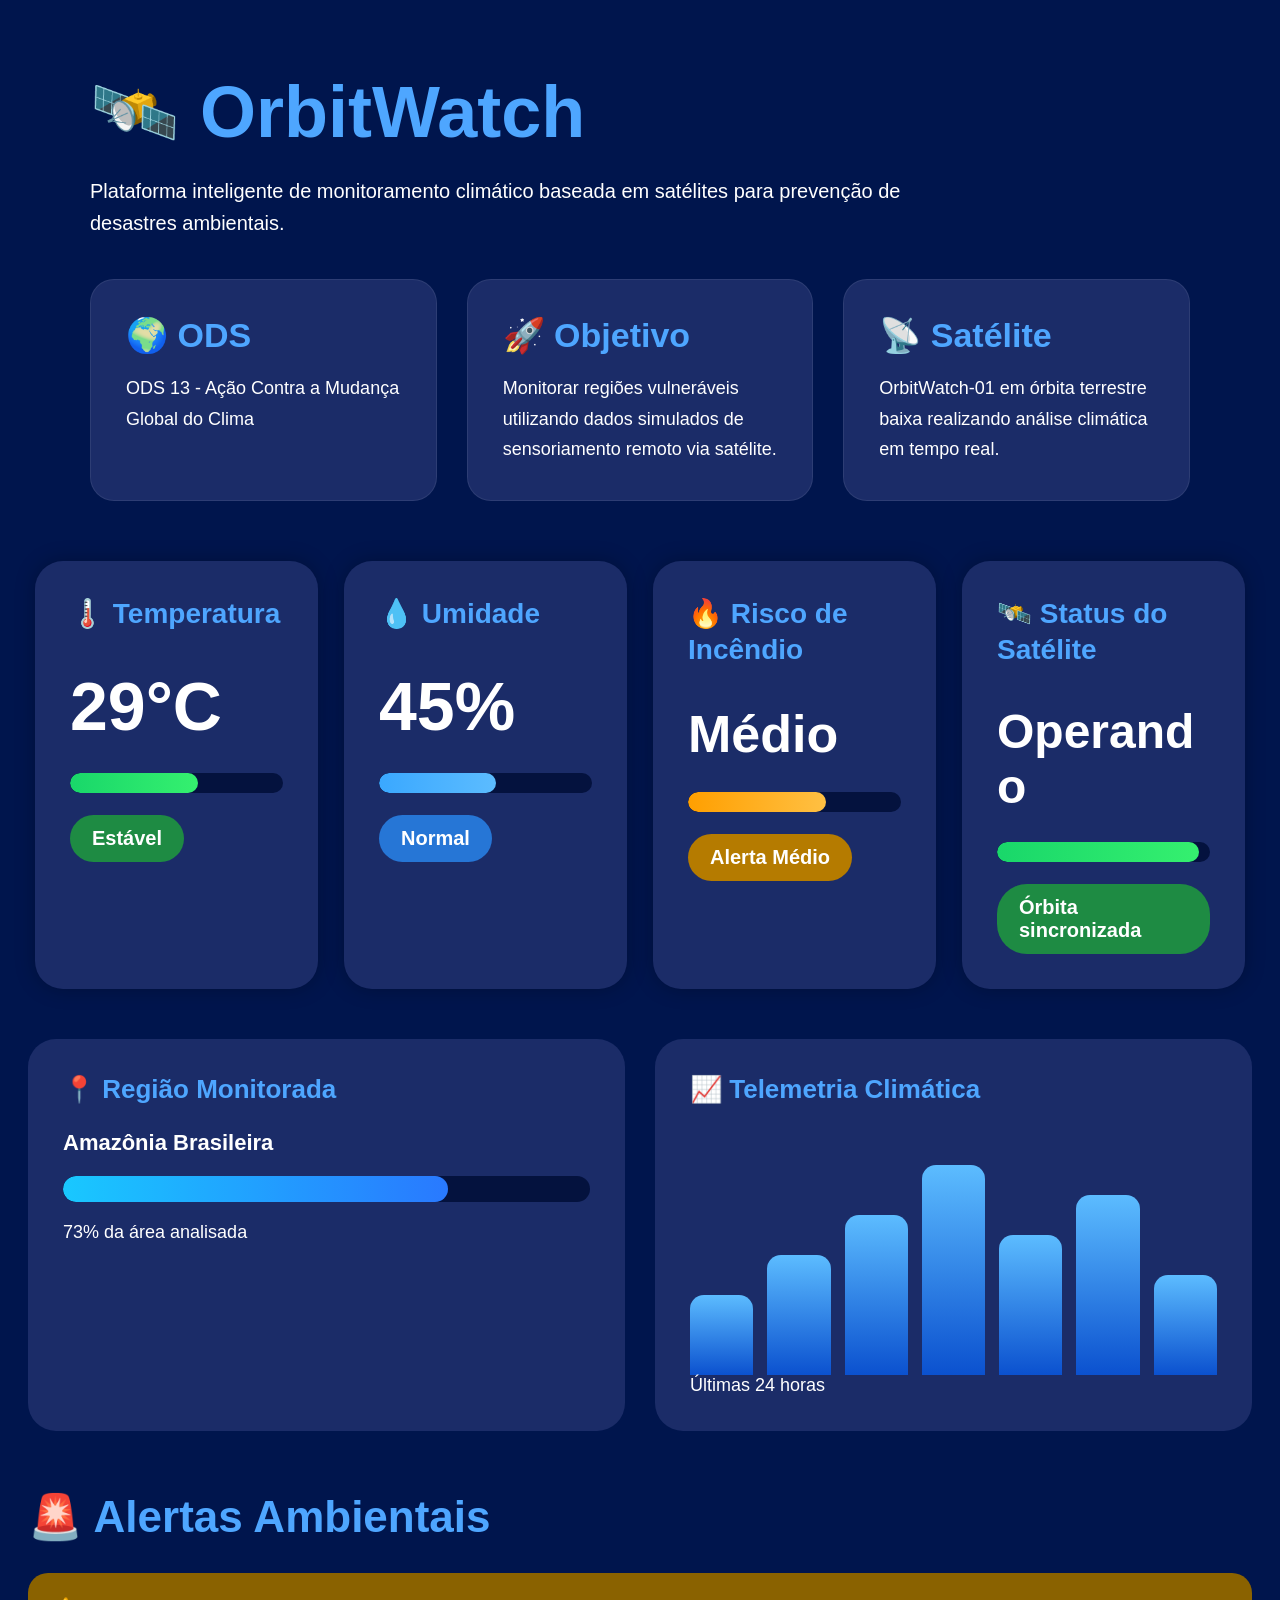
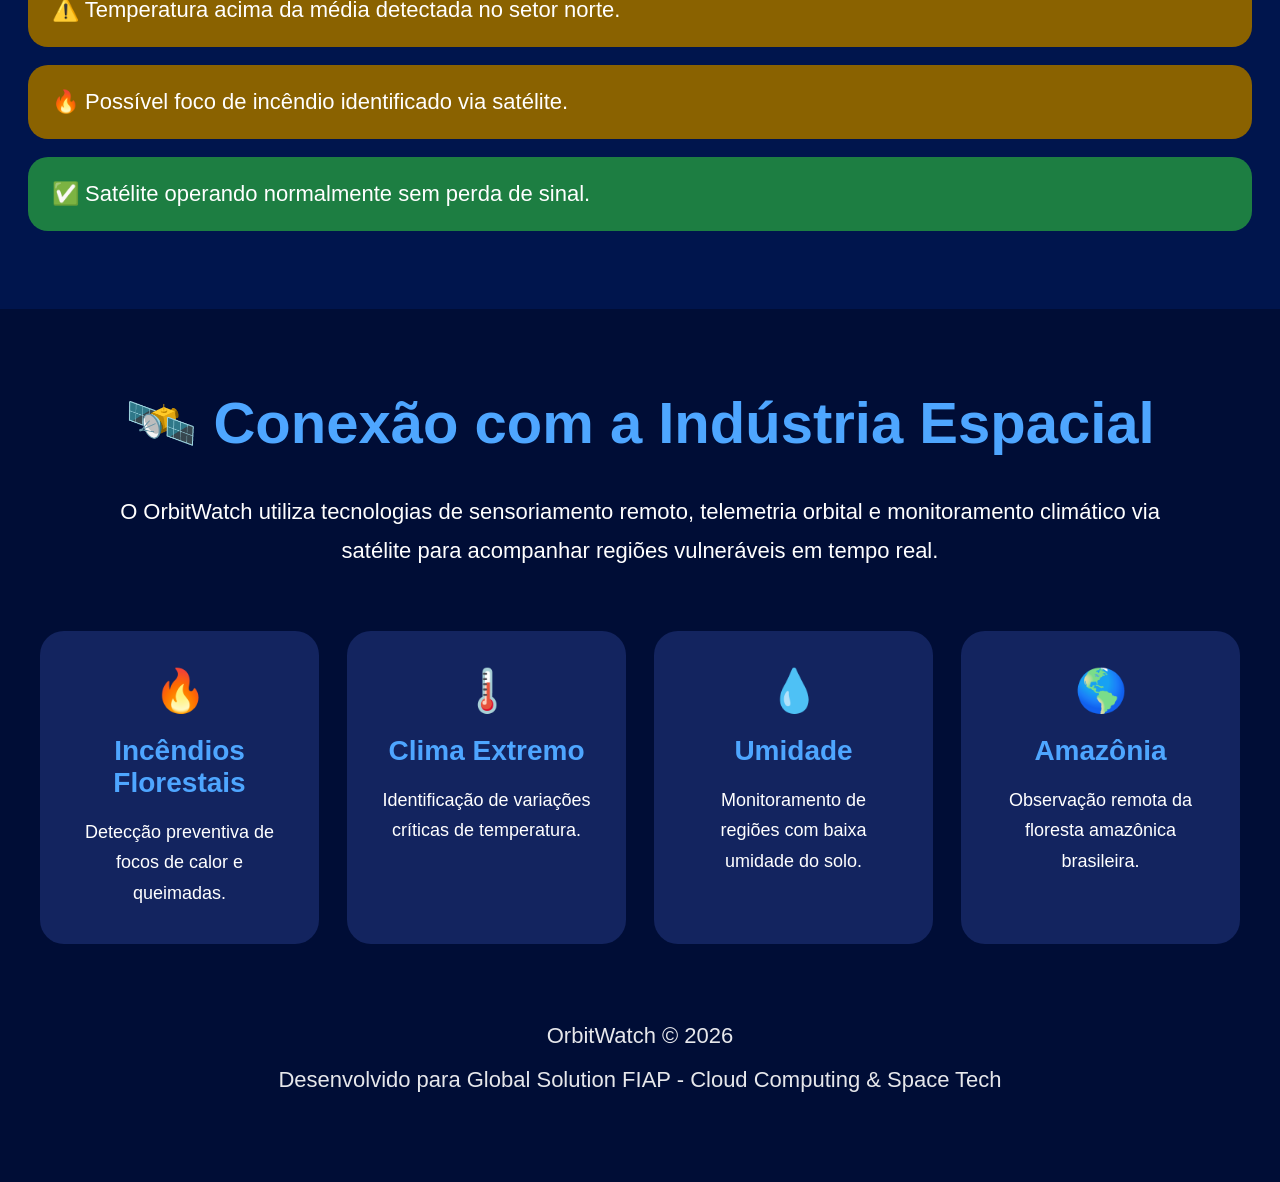
<file: index.html>
<!DOCTYPE html>
<html lang="pt-BR">
<head>
  <meta charset="UTF-8" />
  <meta name="viewport" content="width=device-width, initial-scale=1.0"/>
  <title>OrbitWatch</title>
  <link rel="stylesheet" href="style.css">
</head>

<body>

  <div class="container">

    <header class="hero">
      <h1>🛰️ OrbitWatch</h1>
      <p>
        Plataforma inteligente de monitoramento climático baseada em satélites
        para prevenção de desastres ambientais.
      </p>
    </header>

    <section class="info-grid">

      <div class="info-card">
        <h3>🌍 ODS</h3>
        <p>
          ODS 13 - Ação Contra a Mudança Global do Clima
        </p>
      </div>

      <div class="info-card">
        <h3>🚀 Objetivo</h3>
        <p>
          Monitorar regiões vulneráveis utilizando dados simulados de
          sensoriamento remoto via satélite.
        </p>
      </div>

      <div class="info-card">
        <h3>📡 Satélite</h3>
        <p>
          OrbitWatch-01 em órbita terrestre baixa realizando análise climática em tempo real.
        </p>
      </div>

    </section>

    <section class="dashboard-grid">

      <div class="dashboard-card">
        <h2>🌡️ Temperatura</h2>
        <div class="value" id="temp">29°C</div>

        <div class="progress">
          <div class="progress-fill green" style="width: 60%;"></div>
        </div>

        <span class="status green-status">Estável</span>
      </div>

      <div class="dashboard-card">
        <h2>💧 Umidade</h2>
        <div class="value" id="humidity">45%</div>

        <div class="progress">
          <div class="progress-fill blue" style="width: 55%;"></div>
        </div>

        <span class="status blue-status">Normal</span>
      </div>

      <div class="dashboard-card">
        <h2>🔥 Risco de Incêndio</h2>
        <div class="value risk-text" id="risk">Médio</div>

        <div class="progress">
          <div class="progress-fill orange" style="width: 65%;"></div>
        </div>

        <span class="status orange-status">Alerta Médio</span>
      </div>

      <div class="dashboard-card">
        <h2>🛰️ Status do Satélite</h2>
        <div class="value satellite-text">Operando</div>

        <div class="progress">
          <div class="progress-fill green" style="width: 95%;"></div>
        </div>

        <span class="status green-status">Órbita sincronizada</span>
      </div>

    </section>

    <section class="bottom-grid">

      <div class="bottom-card">
        <h2>📍 Região Monitorada</h2>

        <h3>Amazônia Brasileira</h3>

        <div class="progress big-progress">
          <div class="progress-fill cyan" style="width: 73%;"></div>
        </div>

        <p class="small-text">73% da área analisada</p>
      </div>

      <div class="bottom-card">
        <h2>📈 Telemetria Climática</h2>

        <div class="chart">

          <div class="bar" style="height: 80px;"></div>
          <div class="bar" style="height: 120px;"></div>
          <div class="bar" style="height: 160px;"></div>
          <div class="bar" style="height: 210px;"></div>
          <div class="bar" style="height: 140px;"></div>
          <div class="bar" style="height: 180px;"></div>
          <div class="bar" style="height: 100px;"></div>

        </div>

        <p class="small-text">Últimas 24 horas</p>
      </div>

    </section>

    <section class="alerts">

      <h2>🚨 Alertas Ambientais</h2>

      <div class="alert-box">
        ⚠️ Temperatura acima da média detectada no setor norte.
      </div>

      <div class="alert-box">
        🔥 Possível foco de incêndio identificado via satélite.
      </div>

      <div class="alert-box success">
        ✅ Satélite operando normalmente sem perda de sinal.
      </div>

    </section>

    <section class="space-section">

      <h2>🛰️ Conexão com a Indústria Espacial</h2>

      <p class="space-description">
        O OrbitWatch utiliza tecnologias de sensoriamento remoto,
        telemetria orbital e monitoramento climático via satélite
        para acompanhar regiões vulneráveis em tempo real.
      </p>

      <div class="space-grid">

        <div class="space-card">
          <div class="icon">🔥</div>
          <h3>Incêndios Florestais</h3>
          <p>Detecção preventiva de focos de calor e queimadas.</p>
        </div>

        <div class="space-card">
          <div class="icon">🌡️</div>
          <h3>Clima Extremo</h3>
          <p>Identificação de variações críticas de temperatura.</p>
        </div>

        <div class="space-card">
          <div class="icon">💧</div>
          <h3>Umidade</h3>
          <p>Monitoramento de regiões com baixa umidade do solo.</p>
        </div>

        <div class="space-card">
          <div class="icon">🌎</div>
          <h3>Amazônia</h3>
          <p>Observação remota da floresta amazônica brasileira.</p>
        </div>

      </div>

      <footer class="footer">
        OrbitWatch © 2026 <br>
        Desenvolvido para Global Solution FIAP - Cloud Computing & Space Tech
      </footer>

    </section>

  </div>

  <script src="script.js"></script>

</body>
</html>
</file>
<file: style.css>
*{
  margin:0;
  padding:0;
  box-sizing:border-box;
  font-family:Arial, Helvetica, sans-serif;
}

body{
  background:#00154d;
  color:white;
}

.container{
  width:100%;
}

.hero{
  padding:70px 90px 40px;
}

.hero h1{
  font-size:72px;
  color:#4ea6ff;
  margin-bottom:20px;
}

.hero p{
  font-size:20px;
  max-width:900px;
  line-height:1.6;
}

.info-grid{
  display:grid;
  grid-template-columns:repeat(auto-fit,minmax(280px,1fr));
  gap:30px;
  padding:0 90px 50px;
}

.info-card{
  background:#1b2c68;
  padding:35px;
  border-radius:24px;
  border:1px solid rgba(255,255,255,0.08);
}

.info-card h3{
  color:#4ea6ff;
  margin-bottom:18px;
  font-size:34px;
}

.info-card p{
  font-size:18px;
  line-height:1.7;
}

.dashboard-grid{
  display:grid;
  grid-template-columns:repeat(auto-fit,minmax(260px,1fr));
  gap:26px;
  padding:10px 35px 50px;
}

.dashboard-card{
  background:#1b2c68;
  border-radius:28px;
  padding:35px;
  min-height:320px;
  box-shadow:0 0 20px rgba(0,0,0,0.25);
}

.dashboard-card h2{
  color:#4ea6ff;
  font-size:28px;
  margin-bottom:35px;
  line-height:1.3;
}

.value{
  font-size:68px;
  font-weight:bold;
  margin-bottom:28px;
  word-break:break-word;
}

.risk-text{
  font-size:52px;
}

.satellite-text{
  font-size:48px;
}

.progress{
  width:100%;
  height:20px;
  background:#04123e;
  border-radius:30px;
  overflow:hidden;
  margin-bottom:22px;
}

.progress-fill{
  height:100%;
  border-radius:30px;
}

.green{
  background:linear-gradient(90deg,#19d76a,#35f06f);
}

.blue{
  background:linear-gradient(90deg,#3aa8ff,#5cbcff);
}

.orange{
  background:linear-gradient(90deg,#ff9f00,#ffc043);
}

.cyan{
  background:linear-gradient(90deg,#19c8ff,#2979ff);
}

.status{
  display:inline-block;
  padding:12px 22px;
  border-radius:30px;
  font-size:20px;
  font-weight:bold;
}

.green-status{
  background:#1e8b43;
}

.blue-status{
  background:#2676d6;
}

.orange-status{
  background:#b57b00;
}

.bottom-grid{
  display:grid;
  grid-template-columns:1fr 1fr;
  gap:30px;
  padding:0 28px 50px;
}

.bottom-card{
  background:#1b2c68;
  border-radius:28px;
  padding:35px;
}

.bottom-card h2{
  color:#4ea6ff;
  font-size:26px;
  margin-bottom:25px;
}

.bottom-card h3{
  font-size:22px;
  margin-bottom:20px;
}

.big-progress{
  height:26px;
  margin-bottom:20px;
}

.small-text{
  font-size:18px;
}

.chart{
  display:flex;
  align-items:flex-end;
  gap:14px;
  height:240px;
  margin-top:30px;
}

.bar{
  flex:1;
  background:linear-gradient(180deg,#5cbcff,#0b51cf);
  border-radius:14px 14px 0 0;
}

.alerts{
  padding:10px 28px 60px;
}

.alerts h2{
  color:#4ea6ff;
  font-size:44px;
  margin-bottom:30px;
}

.alert-box{
  background:#8a6200;
  padding:24px;
  border-radius:20px;
  font-size:22px;
  margin-bottom:18px;
}

.success{
  background:#1d7e42;
}

.space-section{
  padding:80px 40px;
  background:#000d36;
  text-align:center;
}

.space-section h2{
  font-size:58px;
  color:#4ea6ff;
  margin-bottom:35px;
}

.space-description{
  font-size:22px;
  max-width:1100px;
  margin:0 auto 60px;
  line-height:1.8;
}

.space-grid{
  display:grid;
  grid-template-columns:repeat(auto-fit,minmax(240px,1fr));
  gap:28px;
  margin-bottom:70px;
}

.space-card{
  background:#13245f;
  border-radius:24px;
  padding:35px;
}

.space-card .icon{
  font-size:42px;
  margin-bottom:20px;
}

.space-card h3{
  color:#4ea6ff;
  font-size:28px;
  margin-bottom:18px;
}

.space-card p{
  line-height:1.7;
  font-size:18px;
}

.footer{
  font-size:22px;
  line-height:2;
  opacity:0.9;
}

@media(max-width:900px){

  .hero{
    padding:50px 25px 30px;
  }

  .hero h1{
    font-size:52px;
  }

  .info-grid,
  .dashboard-grid,
  .bottom-grid{
    padding-left:25px;
    padding-right:25px;
  }

  .bottom-grid{
    grid-template-columns:1fr;
  }

  .value{
    font-size:52px;
  }

  .risk-text{
    font-size:42px;
  }

  .satellite-text{
    font-size:40px;
  }

  .space-section h2{
    font-size:42px;
  }

}
</file>
